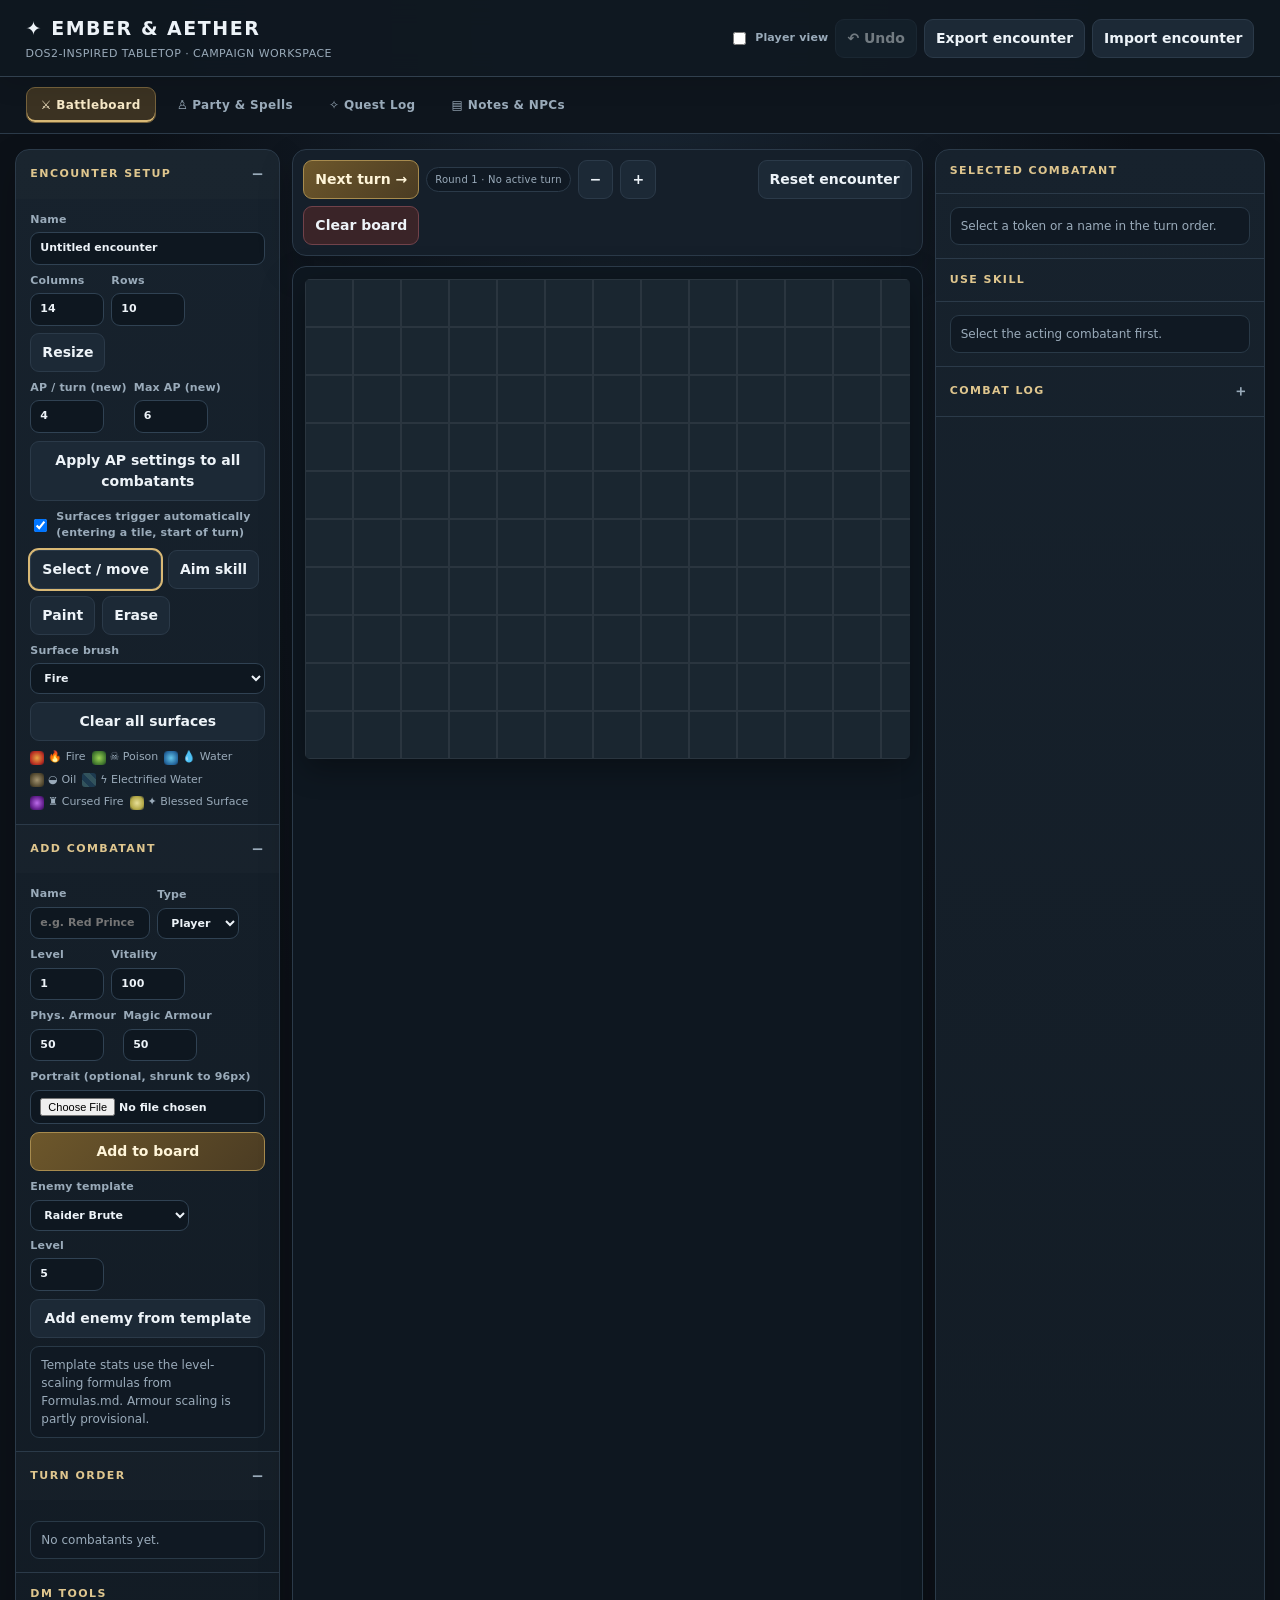
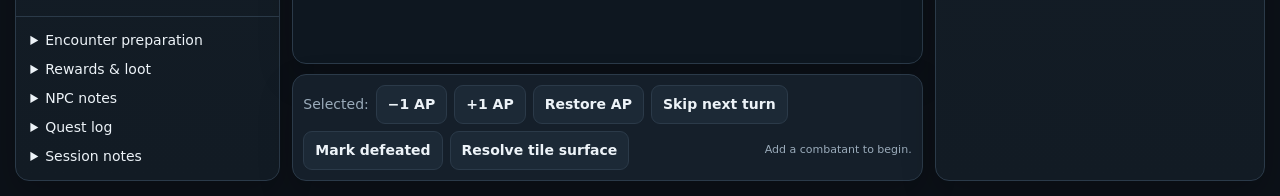
<file: html/index.html>
<!doctype html>
<html lang="en">
<head>
<meta charset="utf-8"><meta name="viewport" content="width=device-width,initial-scale=1">
<title>Ember & Aether — DOS2 Tabletop</title>
<link rel="stylesheet" href="../css/styles.css">
</head>
<body>
<header>
  <div><h1>✦ EMBER &amp; AETHER</h1><small>DOS2-INSPIRED TABLETOP · CAMPAIGN WORKSPACE</small></div>
  <div class="row header-actions"><label class="check"><input type="checkbox" id="playerView"> Player view</label><button id="undoBtn">↶ Undo</button><button id="saveBtn">Export encounter</button><button id="loadBtn">Import encounter</button><input id="loadFile" type="file" accept=".json,application/json" hidden></div>
</header>
<nav class="main-nav" aria-label="Main navigation">
  <a href="index.html" aria-current="page">⚔ Battleboard</a><a href="party.html">♙ Party &amp; Spells</a><a href="quest-log.html">✧ Quest Log</a><a href="notes.html">▤ Notes &amp; NPCs</a>
</nav>
<div class="app">
<aside class="panel left">
<details class="panel-group" open><summary>Encounter setup</summary>
<div class="section stack">
<label>Name<input id="encName" type="text" value="Untitled encounter"></label>
<div class="row"><label>Columns<input id="cols" type="number" min="6" max="30" value="14"></label><label>Rows<input id="rows" type="number" min="6" max="24" value="10"></label><button id="resize">Resize</button></div>
<div class="row"><label>AP / turn (new)<input id="setApTurn" type="number" min="0" value="4"></label><label>Max AP (new)<input id="setMaxAp" type="number" min="0" value="6"></label></div>
<button id="applyAp" class="wide">Apply AP settings to all combatants</button>
<label class="check"><input type="checkbox" id="autoSurf" checked> Surfaces trigger automatically (entering a tile, start of turn)</label>
<div class="row"><button id="toolSelect" class="active">Select / move</button><button id="toolAim">Aim skill</button><button id="toolSurface">Paint</button><button id="toolErase">Erase</button></div>
<label>Surface brush<select id="surfaceType"></select></label>
<button id="clearSurfaces" class="wide">Clear all surfaces</button>
<div class="legend" id="legend"></div>
</div>
</details>
<details class="panel-group" open><summary>Add combatant</summary>
<div class="section stack">
<div class="row"><label>Name<input id="newName" type="text" placeholder="e.g. Red Prince" class="inline-name"></label><label>Type<select id="newType"><option value="player">Player</option><option value="enemy">Enemy</option></select></label></div>
<div class="row"><label>Level<input id="newLevel" type="number" min="1" max="21" value="1"></label><label>Vitality<input id="newVit" type="number" min="1" value="100"></label></div>
<div class="row"><label>Phys. Armour<input id="newPA" type="number" min="0" value="50"></label><label>Magic Armour<input id="newMA" type="number" min="0" value="50"></label></div>
<label>Portrait (optional, shrunk to 96px)<input id="newPortrait" type="file" accept="image/*"></label>
<button class="primary wide" id="addCombatant">Add to board</button>
<div class="row"><label>Enemy template<select id="tplSelect"></select></label><label>Level<input id="tplLevel" type="number" min="1" max="21" value="5"></label></div>
<button class="wide" id="addTemplate">Add enemy from template</button>
<div class="notice">Template stats use the level-scaling formulas from Formulas.md. Armour scaling is partly provisional.</div>
</div>
</details>
<details class="panel-group" open><summary>Turn order</summary><div class="section"><div id="combatantList" class="list"></div></div></details>
<div id="dmPanel"></div>
</aside>
<main class="center">
<div class="toolbar">
<button id="nextTurn" class="primary">Next turn →</button><span id="turnLabel" class="pill">Round 1 · No active turn</span><button id="zoomOut" title="Zoom out">−</button><button id="zoomIn" title="Zoom in">+</button><span class="spacer"></span><button id="resetEnc">Reset encounter</button><button id="clearBoard" class="danger">Clear board</button>
</div>
<div class="boardwrap"><div id="board" aria-label="Battle grid"></div></div>
<div class="toolbar"><span class="muted">Selected:</span><button id="apMinus">−1 AP</button><button id="apPlus">+1 AP</button><button id="apFull">Restore AP</button><button id="skipBtn">Skip next turn</button><button id="defeatBtn">Mark defeated</button><button id="surfaceTick">Resolve tile surface</button><span class="spacer"></span><span id="statusText" class="muted tiny">Add a combatant to begin.</span></div>
</main>
<aside class="panel right">
<h2>Selected combatant</h2>
<div class="section stack" id="selectedPanel"><div class="notice">Select a token or a name in the turn order.</div></div>
<h2>Use skill</h2>
<div class="section stack" id="skillPanel"></div>
<details class="panel-group"><summary>Combat log</summary><div class="section"><div class="log" id="combatLog"></div><div class="row log-actions"><button id="clearLog">Clear log</button></div><p class="notice">The log is saved with the encounter export.</p></div></details>
</aside>
</div>
<script src="../js/engine.js"></script>
<script src="../js/data.js"></script>
<script src="../js/world.js"></script>
<script src="../js/app.js"></script>
</body>
</html>
</file>
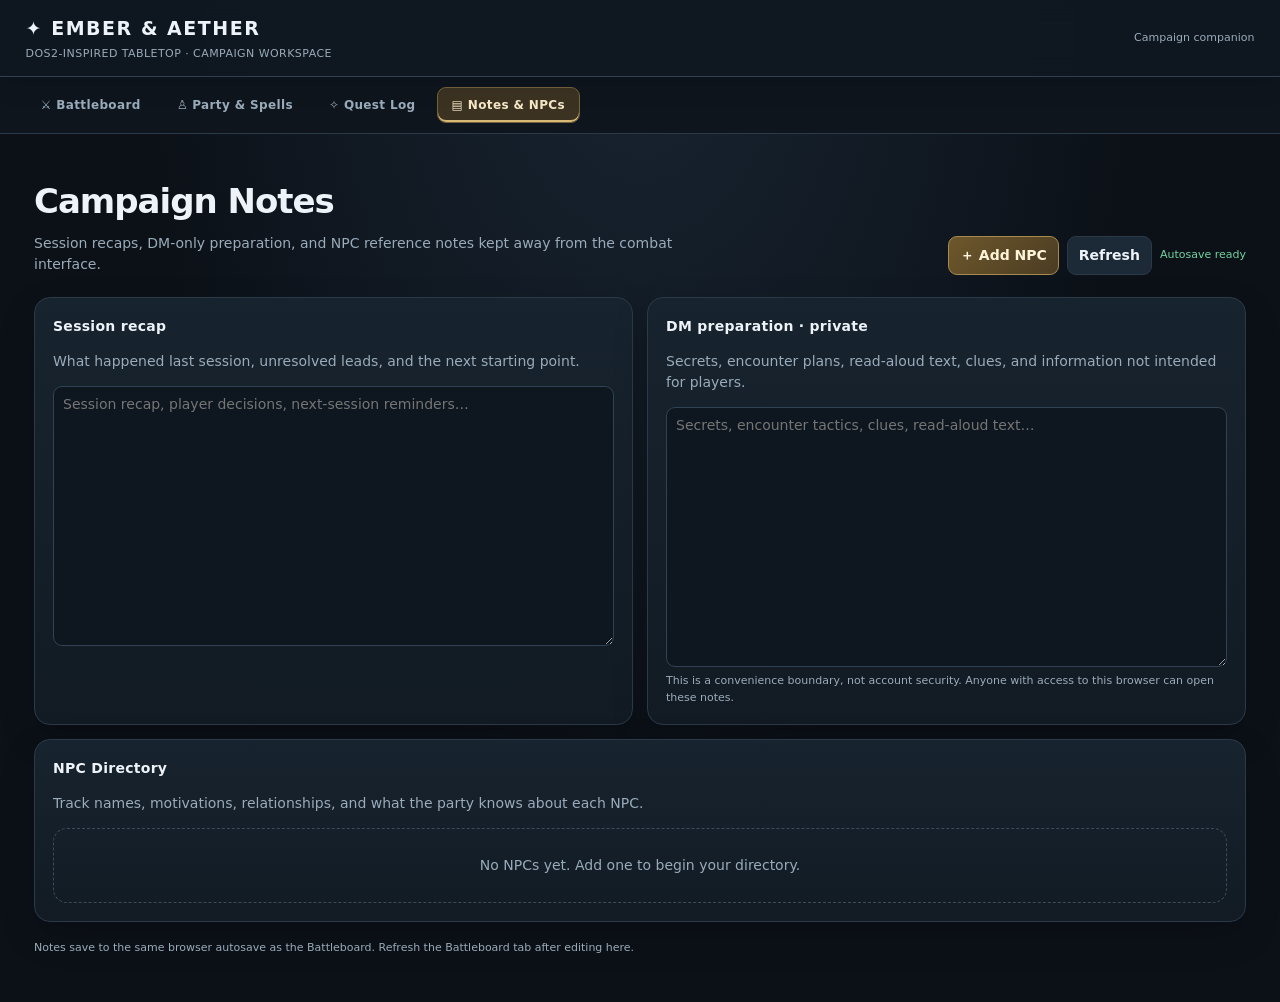
<file: html/notes.html>
<!doctype html><html lang="en"><head><meta charset="utf-8"><meta name="viewport" content="width=device-width,initial-scale=1"><title>Notes & NPCs · Ember &amp; Aether</title><link rel="stylesheet" href="../css/styles.css"></head><body><header><div><h1>✦ EMBER &amp; AETHER</h1><small>DOS2-INSPIRED TABLETOP · CAMPAIGN WORKSPACE</small></div><div class="muted-small">Campaign companion</div></header>
<nav class="main-nav" aria-label="Main navigation"><a href="index.html">⚔ Battleboard</a><a href="party.html" >♙ Party &amp; Spells</a><a href="quest-log.html" >✧ Quest Log</a><a href="notes.html" aria-current="page">▤ Notes &amp; NPCs</a></nav><main class="page-shell"><div class="page-heading"><div><h1>Campaign Notes</h1><p>Session recaps, DM-only preparation, and NPC reference notes kept away from the combat interface.</p></div><div class="page-actions"><button id="addNpc" class="primary">＋ Add NPC</button><button id="refreshNotes">Refresh</button><span class="save-status" id="notesStatus">Autosave ready</span></div></div><div class="page-grid"><section class="page-card"><h2>Session recap</h2><p>What happened last session, unresolved leads, and the next starting point.</p><textarea id="sessionNotes" style="min-height:260px" placeholder="Session recap, player decisions, next-session reminders…"></textarea></section><section class="page-card"><h2>DM preparation · private</h2><p>Secrets, encounter plans, read-aloud text, clues, and information not intended for players.</p><textarea id="dmNotes" style="min-height:260px" placeholder="Secrets, encounter tactics, clues, read-aloud text…"></textarea><div class="muted-small">This is a convenience boundary, not account security. Anyone with access to this browser can open these notes.</div></section><section class="page-card full-span"><h2>NPC Directory</h2><p>Track names, motivations, relationships, and what the party knows about each NPC.</p><div id="npcList" class="editor-stack"></div></section></div><p class="muted-small" style="margin-top:18px">Notes save to the same browser autosave as the Battleboard. Refresh the Battleboard tab after editing here.</p></main><script src="../js/journal.js"></script></body></html>
</file>
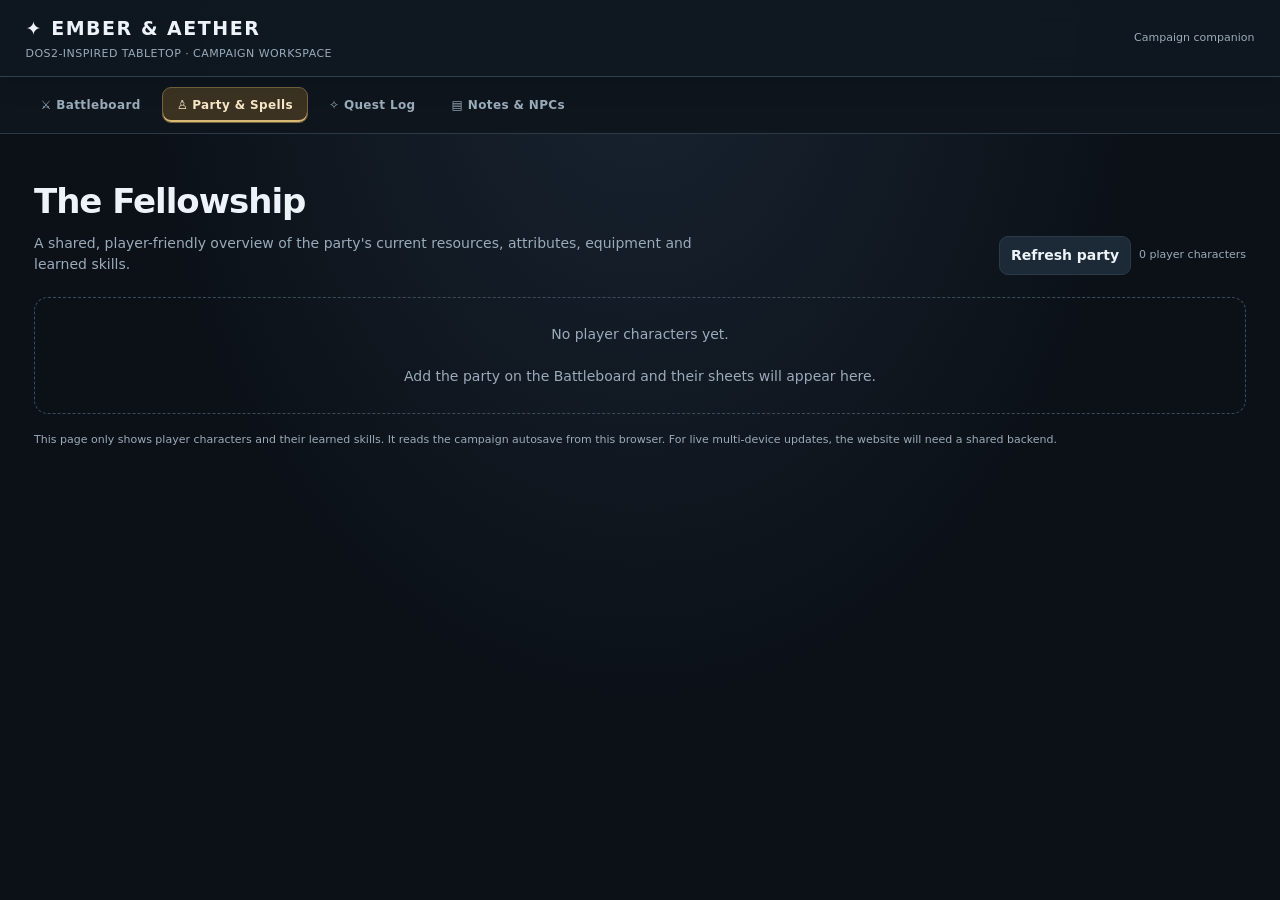
<file: html/party.html>
<!doctype html><html lang="en"><head><meta charset="utf-8"><meta name="viewport" content="width=device-width,initial-scale=1"><title>Party & Spells · Ember &amp; Aether</title><link rel="stylesheet" href="../css/styles.css"></head><body><header><div><h1>✦ EMBER &amp; AETHER</h1><small>DOS2-INSPIRED TABLETOP · CAMPAIGN WORKSPACE</small></div><div class="muted-small">Campaign companion</div></header>
<nav class="main-nav" aria-label="Main navigation"><a href="index.html">⚔ Battleboard</a><a href="party.html" aria-current="page">♙ Party &amp; Spells</a><a href="quest-log.html" >✧ Quest Log</a><a href="notes.html" >▤ Notes &amp; NPCs</a></nav><main class="page-shell">
<div class="page-heading"><div><h1>The Fellowship</h1><p>A shared, player-friendly overview of the party's current resources, attributes, equipment and learned skills.</p></div><div class="page-actions"><button id="refreshParty">Refresh party</button><span class="muted-small" id="partyStatus">Reading the current encounter…</span></div></div>
<div id="partyRoster" class="party-grid"></div>
<p class="muted-small" style="margin-top:18px">This page only shows player characters and their learned skills. It reads the campaign autosave from this browser. For live multi-device updates, the website will need a shared backend.</p>
</main><script src="../js/engine.js"></script><script src="../js/data.js"></script><script src="../js/party.js"></script></body></html>
</file>
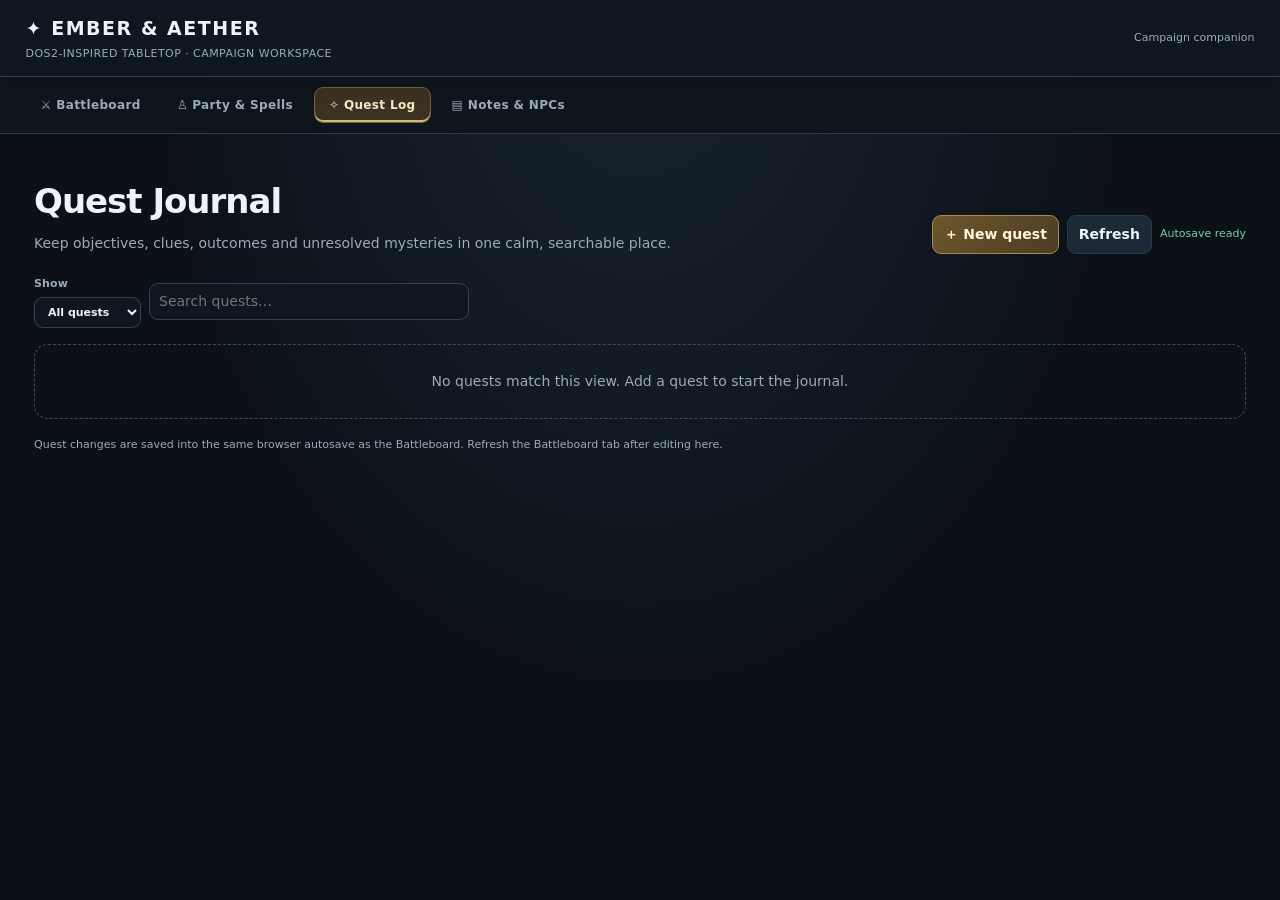
<file: html/quest-log.html>
<!doctype html><html lang="en"><head><meta charset="utf-8"><meta name="viewport" content="width=device-width,initial-scale=1"><title>Quest Log · Ember &amp; Aether</title><link rel="stylesheet" href="../css/styles.css"></head><body><header><div><h1>✦ EMBER &amp; AETHER</h1><small>DOS2-INSPIRED TABLETOP · CAMPAIGN WORKSPACE</small></div><div class="muted-small">Campaign companion</div></header>
<nav class="main-nav" aria-label="Main navigation"><a href="index.html">⚔ Battleboard</a><a href="party.html" >♙ Party &amp; Spells</a><a href="quest-log.html" aria-current="page">✧ Quest Log</a><a href="notes.html" >▤ Notes &amp; NPCs</a></nav><main class="page-shell"><div class="page-heading"><div><h1>Quest Journal</h1><p>Keep objectives, clues, outcomes and unresolved mysteries in one calm, searchable place.</p></div><div class="page-actions"><button id="addQuest" class="primary">＋ New quest</button><button id="refreshQuests">Refresh</button><span class="save-status" id="saveStatus">Autosave ready</span></div></div><div class="page-actions" style="margin-bottom:16px"><label>Show <select id="filter"><option value="all">All quests</option><option value="open">Active</option><option value="done">Completed</option><option value="failed">Failed</option></select></label><input id="search" type="text" placeholder="Search quests…" style="max-width:320px"></div><div id="questList" class="quest-list"></div><p class="muted-small" style="margin-top:18px">Quest changes are saved into the same browser autosave as the Battleboard. Refresh the Battleboard tab after editing here.</p></main><script src="../js/journal.js"></script></body></html>
</file>
<file: css/styles.css>
:root{--bg:#11151b;--panel:#1b222c;--panel2:#242e3a;--line:#394555;--text:#edf2f7;--muted:#a5b2c2;--gold:#d7b46a;--blue:#68b9ff;--red:#ff7777;--green:#7bd8a3}
*{box-sizing:border-box}body{margin:0;background:var(--bg);color:var(--text);font:14px/1.4 system-ui,-apple-system,Segoe UI,sans-serif}
header{display:flex;align-items:center;justify-content:space-between;gap:12px;padding:12px 16px;border-bottom:1px solid var(--line);background:#171d25;position:sticky;top:0;z-index:10}
h1{font-size:18px;margin:0;letter-spacing:.04em}header small{color:var(--muted)}
button,select,input{font:inherit;color:var(--text);background:var(--panel2);border:1px solid var(--line);border-radius:7px;padding:7px 9px}button{cursor:pointer}button:hover{border-color:var(--gold)}button:disabled{opacity:.45;cursor:not-allowed}button.primary{background:#5c4926;border-color:#9e8040}button.danger{border-color:#874a4a}button.active{outline:2px solid var(--gold)}
.app{display:grid;grid-template-columns:265px minmax(320px,1fr) 330px;gap:10px;padding:10px;min-height:calc(100vh - 55px)}
.panel{background:var(--panel);border:1px solid var(--line);border-radius:11px;min-width:0;overflow:hidden}.panel h2{font-size:13px;text-transform:uppercase;letter-spacing:.1em;color:var(--gold);margin:0;padding:12px;border-bottom:1px solid var(--line)}.section{padding:12px;border-bottom:1px solid var(--line)}.section:last-child{border-bottom:0}
.row{display:flex;gap:7px;align-items:center;flex-wrap:wrap}.stack{display:grid;gap:8px}.muted{color:var(--muted)}label{display:grid;gap:4px;color:var(--muted);font-size:12px}label.check{display:flex;align-items:center;gap:6px}
input[type=number]{width:74px}input[type=text]{width:100%;min-width:0}input[type=file]{width:100%;font-size:11px}input[type=checkbox]{width:auto}.wide{width:100%}.tiny{font-size:11px}
.list{display:grid;gap:6px;margin-top:8px}.listitem{display:grid;grid-template-columns:34px 1fr;gap:8px;align-items:center;background:#141a21;border:1px solid var(--line);border-radius:8px;padding:7px;cursor:pointer}.listitem.selected{border-color:var(--gold)}.listitem.active{box-shadow:inset 3px 0 0 var(--gold)}.listitem.defeated{opacity:.5}.listitem.defeated strong{text-decoration:line-through}
.mini{width:34px;height:34px;border-radius:7px;object-fit:cover;background:#303b48;display:grid;place-items:center;font-weight:700}.info{min-width:0}.info strong{display:block;overflow:hidden;text-overflow:ellipsis;white-space:nowrap}
.bars{display:grid;gap:2px;margin-top:3px}.bar{position:relative;height:13px;background:#0e1319;border-radius:3px;overflow:hidden;font-size:10px;line-height:13px}.bar i{position:absolute;inset:0 auto 0 0;display:block}.bar span{position:relative;padding-left:4px;text-shadow:0 1px 2px #000}
.vit i{background:#2f8a4b}.pa i{background:#8a8f99}.ma i{background:#2f6fb0}.ap i{background:#a07f2a}
.center{display:flex;flex-direction:column;gap:10px;min-width:0}.toolbar{display:flex;gap:7px;align-items:center;flex-wrap:wrap;background:var(--panel);border:1px solid var(--line);border-radius:11px;padding:9px}.toolbar .spacer{flex:1}
.boardwrap{background:#151b22;border:1px solid var(--line);border-radius:11px;padding:10px;overflow:auto;flex:1;min-height:440px;display:flex;align-items:flex-start;justify-content:center}
#board{display:grid;position:relative;align-content:start;background:#242d34;box-shadow:0 10px 30px #0005;user-select:none}
.tile{width:48px;height:48px;border:1px solid #ffffff19;position:relative;display:flex;align-items:center;justify-content:center;cursor:crosshair}
.tile:hover{outline:1px solid #ffffff77;z-index:2}.tile.sel{outline:2px dashed var(--gold);z-index:2}.tile .surface{position:absolute;inset:0;opacity:.62;pointer-events:none}
.surface.fire{background:radial-gradient(circle,#ffb347,#c82b20 70%,transparent)}.surface.poison{background:radial-gradient(circle,#a9e85a,#417b2c 72%,transparent)}.surface.water{background:radial-gradient(circle,#6dd8ff,#246aa6 72%,transparent)}.surface.oil{background:radial-gradient(circle,#b2a078,#54482c 72%,transparent)}.surface.electric{background:repeating-linear-gradient(45deg,#8ef6ff44 0 5px,#358fc944 5px 10px)}.surface.cursed-fire{background:radial-gradient(circle,#ce72ff,#651a91 70%,transparent)}.surface.blessed{background:radial-gradient(circle,#fff4a5,#c5b84a 65%,transparent)}
.token{width:39px;height:39px;border-radius:50%;border:2px solid #d9e2ed;background:#364454;position:relative;z-index:3;display:grid;place-items:center;overflow:hidden;cursor:grab;box-shadow:0 2px 8px #0009}
.token img{width:100%;height:100%;object-fit:cover}.token.player{border-color:#6ec1ff}.token.enemy{border-color:#ff7373}.token.selected{outline:3px solid var(--gold);outline-offset:1px}.token.active{box-shadow:0 0 0 3px #fff,0 0 12px 4px var(--gold)}.token.defeated{filter:grayscale(1);opacity:.5}.token span{font-weight:800;font-size:11px;text-shadow:0 1px 3px #000}
.hpbar{position:absolute;left:2px;right:2px;bottom:1px;height:4px;background:#491e23;z-index:5;border-radius:3px;overflow:hidden}.hpbar i{display:block;height:100%;background:#6bdb8b}.token-label{position:absolute;bottom:-14px;white-space:nowrap;color:white;font-size:9px;text-shadow:0 1px 3px black;pointer-events:none}
.sidegrid{display:grid;grid-template-columns:1fr 1fr 1fr;gap:6px}.sidegrid input{width:100%}.sidegrid.two{grid-template-columns:1fr 1fr}
.log{font-family:ui-monospace,monospace;font-size:11px;max-height:220px;overflow:auto;display:grid;gap:5px}.log div{border-bottom:1px solid #ffffff12;padding-bottom:4px}
.pill{font-size:10px;padding:2px 6px;border:1px solid var(--line);border-radius:20px;color:var(--muted)}.pill.warn{color:var(--gold);border-color:#9e8040}.notice{color:var(--muted);font-size:12px;line-height:1.5}
.breakdown{font-size:12px;display:grid;gap:6px}.breakdown .res{background:#141a21;border:1px solid var(--line);border-radius:8px;padding:8px}.breakdown b{color:var(--gold)}
.legend{display:flex;gap:6px;flex-wrap:wrap}.legend .sw{display:flex;align-items:center;gap:4px;font-size:11px;color:var(--muted)}.legend .sw i{width:14px;height:14px;border-radius:3px;position:relative;overflow:hidden}.legend .sw i .surface{opacity:.9}
.chips{display:flex;gap:4px;flex-wrap:wrap}.chip{display:inline-flex;gap:4px;align-items:center;font-size:11px;border:1px solid var(--line);border-radius:12px;padding:1px 6px}.chip button{padding:0 4px;border:0;background:none}
@media(max-width:1100px){.app{grid-template-columns:240px minmax(280px,1fr)}.right{grid-column:1/-1}}
@media(max-width:700px){header{align-items:flex-start;flex-direction:column}.app{grid-template-columns:1fr;padding:7px}.boardwrap{min-height:380px;justify-content:flex-start}.tile{width:42px;height:42px}.token{width:34px;height:34px}}
textarea{font:inherit;color:var(--text);background:var(--panel2);border:1px solid var(--line);border-radius:7px;padding:7px 9px;width:100%;min-height:64px;resize:vertical}
#board{--t:48px}.tile{width:var(--t);height:var(--t)}.token{width:calc(var(--t) - 9px);height:calc(var(--t) - 9px)}
.tile.area{background:#ffb34740;box-shadow:inset 0 0 0 2px #ffb347;z-index:1}.tile.aim{outline:2px solid #fff;z-index:2}.token.hiddenunit{opacity:.6;border-style:dashed}
details.dm{border-bottom:1px solid var(--line)}details.dm summary{cursor:pointer;color:var(--gold);font-size:12px;text-transform:uppercase;letter-spacing:.08em}
.xpbar{height:8px;background:#0e1319;border-radius:4px;overflow:hidden}.xpbar i{display:block;height:100%;background:#8a63d2}.mini-row{display:flex;gap:6px;align-items:center;flex-wrap:wrap}.item{border:1px solid var(--line);border-radius:8px;padding:4px 7px;font-size:12px;background:#141a21}
input.inline-name{width:120px}
.log-actions{margin-top:8px}
.surface-icon{z-index:1;opacity:.9;position:absolute;top:1px;left:3px;font-size:11px}
.details-content{margin-top:8px}
.skill-list{margin-top:8px;max-height:200px;overflow:auto}
.target-list{max-height:130px;overflow:auto;margin-top:4px}
.surface-swatch{position:absolute;inset:0}
.tile.dragover{outline:2px solid var(--gold)}
input.reward-amount{width:90px}
input.group-count,input.group-level{width:56px}
input.pending-xp,input.party-gold{width:100px}
textarea.session-notes{min-height:120px}


/* v0.6 visual refresh: quieter hierarchy, responsive navigation, cleaner surfaces */
:root{--bg:#0c1118;--panel:#141d27;--panel2:#1c2936;--line:#2b3a49;--text:#edf3f8;--muted:#9aabba;--gold:#d8b875;--blue:#75c4f5;--red:#ff8989;--green:#72d4a0;--purple:#b89aff;--shadow:0 14px 35px #0003}
body{background:radial-gradient(ellipse at top,#182431 0%,var(--bg) 55%);font-size:14px;line-height:1.5;min-height:100vh}
header{padding:14px clamp(12px,2vw,28px);background:#101821ed;backdrop-filter:blur(12px);border-bottom:1px solid #31404e;box-shadow:0 5px 25px #0002;gap:18px}
h1{font-size:19px;letter-spacing:.08em;font-weight:800}header small{display:block;margin-top:3px;font-size:11px;letter-spacing:.04em}
header .row{justify-content:flex-end}
button,select,input,textarea{border-radius:9px;transition:border-color .15s,background .15s,transform .15s}
button{padding:8px 11px;font-weight:600}button:hover{transform:translateY(-1px);background:#26384a}button.primary{background:linear-gradient(135deg,#6d572b,#4b3c23);border-color:#a78b4e;color:#fff5d9}button.danger{background:#3a2428;border-color:#71424a}
.main-nav{display:flex;gap:6px;align-items:center;padding:10px clamp(12px,2vw,28px);background:#0e151d;border-bottom:1px solid var(--line);position:sticky;top:0;z-index:9;overflow-x:auto}
.main-nav a{color:var(--muted);text-decoration:none;padding:8px 14px;border-radius:9px;border:1px solid transparent;font-size:12px;font-weight:700;white-space:nowrap;letter-spacing:.03em}
.main-nav a:hover{color:var(--text);background:#1b2935}.main-nav a[aria-current="page"]{color:#f6e8c7;background:#3b3222;border-color:#76623c;box-shadow:inset 0 -2px 0 var(--gold)}
.app{padding:clamp(8px,1.2vw,16px);gap:12px;min-height:calc(100vh - 115px)}
.panel,.toolbar,.boardwrap{border-radius:14px;box-shadow:var(--shadow)}.panel{background:linear-gradient(180deg,#17222d,#121b24);border-color:#2b3a49}.panel h2{font-size:11px;letter-spacing:.13em;padding:13px 14px;color:#dfc68e}.section{padding:13px 14px}
label{font-size:11px;font-weight:600;letter-spacing:.015em}input,select,textarea{background:#0e1720;border-color:#304253}input:focus,select:focus,textarea:focus{outline:2px solid #75c4f555;border-color:#75c4f5}
.listitem{background:#101923;border-color:#2b3b4a;padding:9px}.listitem:hover{background:#1a2936}.listitem.selected{border-color:var(--gold);box-shadow:0 0 0 1px #d8b87533}.mini{border-radius:9px}.toolbar{background:#151f2a;border-color:#2b3a49;padding:10px}.boardwrap{background:#0e1720;border-color:#2b3a49;padding:12px}#board{background:#1a2630;border-radius:5px;overflow:hidden}.tile{border-color:#ffffff12}.tile:hover{outline-color:#d8b87588}
.pill{font-size:10px;letter-spacing:.02em;padding:4px 8px;background:#101923}.notice{background:#101923;border:1px solid #293947;border-radius:9px;padding:9px 10px}.log{font-size:11px;line-height:1.45}.log div{padding:6px 0;border-bottom-color:#ffffff10}
.details-content{padding-top:9px}details.dm summary{padding:8px 0;font-weight:700}.item{background:#101923;border-color:#304253}.breakdown .res{background:#101923;border-color:#304253}
/* Shared page layout for Party, Quest Log and Notes */
.page-shell{width:min(1320px,100%);margin:0 auto;padding:clamp(16px,3vw,34px)}
.page-heading{display:flex;justify-content:space-between;align-items:flex-end;gap:16px;margin:8px 0 22px;flex-wrap:wrap}.page-heading h1{font-size:clamp(24px,3vw,34px);letter-spacing:-.03em;margin:0}.page-heading p{color:var(--muted);margin:6px 0 0;max-width:680px}
.page-grid{display:grid;grid-template-columns:repeat(2,minmax(0,1fr));gap:14px}.page-card{background:linear-gradient(180deg,#17232e,#121b24);border:1px solid var(--line);border-radius:16px;padding:18px;box-shadow:var(--shadow);min-width:0}.page-card h2{margin:0 0 12px;font-size:14px;letter-spacing:.02em}.page-card h3{font-size:12px;color:var(--gold);margin:16px 0 8px;text-transform:uppercase;letter-spacing:.09em}.page-card p{color:var(--muted)}.full-span{grid-column:1/-1}.empty-state{border:1px dashed #3b4b5a;border-radius:14px;padding:26px;text-align:center;color:var(--muted)}
.party-grid{display:grid;grid-template-columns:repeat(auto-fit,minmax(270px,1fr));gap:14px}.character-card{background:linear-gradient(155deg,#1b2936,#121b24 70%);border:1px solid #344655;border-radius:16px;padding:16px;box-shadow:var(--shadow);overflow:hidden}.char-head{display:flex;gap:12px;align-items:center;margin-bottom:14px}.char-portrait{width:58px;height:58px;flex:0 0 58px;border-radius:14px;object-fit:cover;background:#253645;border:1px solid #425364}.char-name{font-size:17px;font-weight:800;line-height:1.2}.char-meta{font-size:11px;color:var(--muted);margin-top:4px}.resource-list{display:grid;gap:8px}.resource{display:grid;gap:4px}.resource-head{display:flex;justify-content:space-between;gap:8px;font-size:11px;color:var(--muted)}.resource-track{height:7px;background:#0b1117;border-radius:99px;overflow:hidden}.resource-fill{height:100%;border-radius:99px}.resource-fill.vit{background:#55c88a}.resource-fill.pa{background:#a9b5c3}.resource-fill.ma{background:#65b6ef}.resource-fill.ap{background:#d8b875}.stat-pills{display:flex;flex-wrap:wrap;gap:6px;margin-top:12px}.stat-pill{border:1px solid #354657;background:#0f1821;border-radius:8px;padding:5px 8px;font-size:11px}.spell-list{display:flex;flex-wrap:wrap;gap:6px}.spell-chip{border:1px solid #384b5b;background:#111c26;border-radius:9px;padding:7px 9px;font-size:11px}.spell-chip strong{display:block;color:#e6d1a0}.spell-chip span{color:var(--muted);font-size:10px}.status-chip{border:1px solid #69568e;background:#28223b;color:#d9c9ff;border-radius:7px;padding:4px 7px;font-size:10px}
.quest-list{display:grid;gap:12px}.quest-card{border:1px solid var(--line);background:#101923;border-radius:12px;padding:14px}.quest-top{display:flex;align-items:center;justify-content:space-between;gap:10px;flex-wrap:wrap}.quest-title{font-size:14px;font-weight:750}.quest-status{font-size:10px;text-transform:uppercase;letter-spacing:.08em;border-radius:99px;padding:4px 8px}.quest-status.open{background:#20372e;color:#9be4b9}.quest-status.done{background:#203047;color:#a9d6ff}.quest-status.failed{background:#40262b;color:#ffb0b0}.quest-notes{white-space:pre-wrap;color:var(--muted);font-size:13px;margin-top:10px}
.editor-stack{display:grid;gap:14px}.editor-card{display:grid;gap:10px;border:1px solid var(--line);background:#121c26;border-radius:13px;padding:14px}.editor-card textarea{min-height:140px;line-height:1.6}.editor-card input[type=text]{font-size:14px}.page-actions{display:flex;gap:8px;align-items:center;flex-wrap:wrap}.save-status{color:var(--green);font-size:11px}.muted-small{font-size:11px;color:var(--muted)}
@media(max-width:1100px){.app{grid-template-columns:230px minmax(280px,1fr)}.right{grid-column:1/-1}}
@media(max-width:760px){header{align-items:flex-start;flex-direction:column}.header-actions{justify-content:flex-start!important}.app{grid-template-columns:1fr}.left,.right{grid-column:auto}.page-grid{grid-template-columns:1fr}.full-span{grid-column:auto}.page-shell{padding:14px}.boardwrap{min-height:380px;justify-content:flex-start}}

.panel-group{border-bottom:1px solid var(--line)}.panel-group>summary{list-style:none;cursor:pointer;padding:13px 14px;color:#dfc68e;font-size:11px;font-weight:800;text-transform:uppercase;letter-spacing:.13em;display:flex;align-items:center;justify-content:space-between}.panel-group>summary::-webkit-details-marker{display:none}.panel-group>summary:after{content:'＋';font-size:15px;color:var(--muted)}.panel-group[open]>summary:after{content:'−'}.panel-group[open]>summary{background:#ffffff03}.panel-group .section{border-bottom:0}
.quest-card input[type=text]{max-width:100%;font-weight:700}.quest-card textarea{min-height:100px}.quest-card .quest-edit-grid{display:grid;grid-template-columns:minmax(0,1fr) 130px;gap:10px;align-items:center}.quest-card .quest-field-label{font-size:10px;color:var(--muted);text-transform:uppercase;letter-spacing:.08em}.page-card textarea{resize:vertical}
</file>
